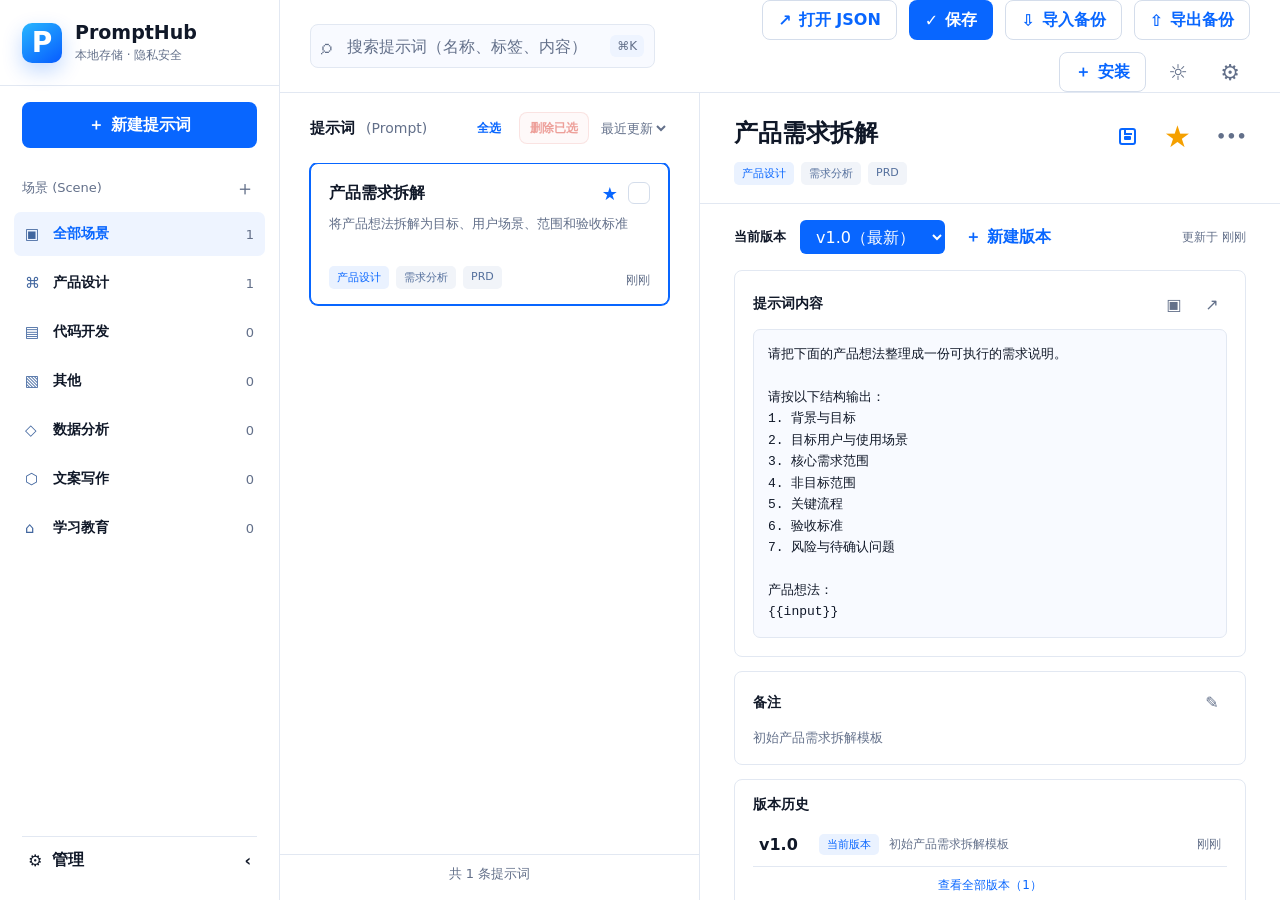
<file: index.html>
<!doctype html>
<html lang="zh-CN">
  <head>
    <meta charset="UTF-8" />
    <meta name="viewport" content="width=device-width, initial-scale=1.0" />
    <meta name="color-scheme" content="light dark" />
    <title>PromptHub</title>
    <meta name="application-name" content="PromptHub" />
    <meta name="apple-mobile-web-app-title" content="PromptHub" />
    <meta name="apple-mobile-web-app-capable" content="yes" />
    <meta name="mobile-web-app-capable" content="yes" />
    <meta name="theme-color" content="#0866ff" />
    <link rel="manifest" href="./manifest.webmanifest" />
    <link rel="icon" href="./icons/icon-192.png" sizes="192x192" />
    <link rel="apple-touch-icon" href="./icons/icon-192.png" />
    <link rel="stylesheet" href="./styles.css" />
  </head>
  <body>
    <div id="app" class="app-shell">
      <aside class="sidebar">
        <div class="brand">
          <div class="brand-mark">P</div>
          <div>
            <h1>PromptHub</h1>
            <p>本地存储 · 隐私安全</p>
          </div>
        </div>

        <button id="newPromptButton" class="primary-button new-prompt-button" type="button">
          <span aria-hidden="true">＋</span>
          新建提示词
        </button>

        <div class="sidebar-section">
          <div class="section-heading">
            <span>场景 (Scene)</span>
            <button id="newSceneButton" class="bare-icon-button" type="button" title="新建场景" aria-label="新建场景">＋</button>
          </div>
          <nav id="sceneList" class="scene-list" aria-label="场景列表"></nav>
        </div>

        <div class="sidebar-footer">
          <button id="manageButton" class="sidebar-footer-button" type="button">
            <span class="nav-icon" aria-hidden="true">⚙</span>
            <span>管理</span>
            <span aria-hidden="true">‹</span>
          </button>
        </div>
      </aside>

      <section class="main-shell">
        <header class="topbar">
          <label class="global-search">
            <span class="search-icon" aria-hidden="true">⌕</span>
            <input id="searchInput" type="search" placeholder="搜索提示词（名称、标签、内容）" />
            <kbd>⌘K</kbd>
          </label>

          <div class="topbar-actions">
            <button id="openJsonButton" class="outline-button" type="button"><span aria-hidden="true">↗</span>打开 JSON</button>
            <button id="saveFileButton" class="primary-button" type="button"><span aria-hidden="true">✓</span>保存</button>
            <label class="outline-button file-button">
              <span aria-hidden="true">⇩</span>
              导入备份
              <input id="importFile" type="file" accept="application/json,.json,application/zip,.zip" multiple />
            </label>
            <button id="exportButton" class="outline-button" type="button"><span aria-hidden="true">⇧</span>导出备份</button>
            <button id="installButton" class="outline-button" type="button"><span aria-hidden="true">＋</span>安装</button>
            <button id="themeButton" class="topbar-icon-button" type="button" title="切换主题" aria-label="切换主题">☼</button>
            <button id="settingsButton" class="topbar-icon-button" type="button" title="设置" aria-label="设置">⚙</button>
          </div>
        </header>

        <main class="content-grid">
          <section class="prompt-column">
            <div class="column-heading">
              <div>
                <strong>提示词</strong>
                <span>(Prompt)</span>
              </div>
              <div class="prompt-list-actions">
                <button id="selectVisiblePromptsButton" class="text-button compact-action" type="button">全选</button>
                <button id="deleteSelectedPromptsButton" class="danger-button compact-action" type="button" disabled>删除已选</button>
                <select id="sortSelect" class="sort-select" aria-label="提示词排序">
                  <option value="updated">最近更新</option>
                  <option value="title">名称排序</option>
                  <option value="favorite">收藏优先</option>
                </select>
              </div>
            </div>
            <div id="promptList" class="prompt-list"></div>
            <div id="promptCount" class="prompt-count"></div>
          </section>

          <section class="detail-column">
            <div id="detailEmpty" class="empty-state">
              <div class="empty-icon">P</div>
              <h2>选择一条提示词</h2>
              <p>从左侧选择场景和提示词，或创建一条新资产。</p>
            </div>

            <div id="detailContent" class="detail-content hidden">
              <header class="detail-header">
                <div class="detail-heading-copy">
                  <h2 id="detailTitle"></h2>
                  <div id="tagList" class="tag-list"></div>
                </div>
                <div class="detail-header-actions">
                  <button id="savePromptFileButton" class="mini-icon-button storage-card-button" type="button" title="保存当前提示词 JSON" aria-label="保存当前提示词 JSON">
                    <span class="storage-card-icon" aria-hidden="true"></span>
                  </button>
                  <button id="favoritePromptButton" class="star-button" type="button" title="收藏" aria-label="收藏">☆</button>
                  <div class="menu-wrap">
                    <button id="promptMenuButton" class="more-button" type="button" title="更多操作" aria-label="更多操作">•••</button>
                    <div id="promptMenu" class="action-menu hidden">
                      <button id="editPromptButton" type="button">编辑提示词</button>
                      <button id="editVersionButton" type="button">编辑当前版本</button>
                      <button id="deleteVersionButton" class="danger-text" type="button">删除当前版本</button>
                      <button id="deletePromptButton" class="danger-text" type="button">删除提示词</button>
                    </div>
                  </div>
                </div>
              </header>

              <div class="version-toolbar">
                <div class="version-picker">
                  <strong>当前版本</strong>
                  <select id="versionSelect" aria-label="当前版本"></select>
                  <button id="newVersionButton" class="text-button" type="button">＋ 新建版本</button>
                </div>
                <span id="updatedAt" class="updated-at"></span>
              </div>

              <div class="detail-scroll">
                <section id="contentPanel" class="content-panel">
                  <div class="panel-title-row">
                    <h3>提示词内容</h3>
                    <div class="panel-icon-actions">
                      <button id="copyButton" class="mini-icon-button" type="button" title="复制内容" aria-label="复制内容">▣</button>
                      <button id="expandButton" class="mini-icon-button" type="button" title="展开内容" aria-label="展开内容">↗</button>
                    </div>
                  </div>
                  <pre id="promptContent"></pre>
                </section>

                <section class="note-panel">
                  <div class="panel-title-row">
                    <h3>备注</h3>
                    <button id="editNoteButton" class="mini-icon-button" type="button" title="编辑备注" aria-label="编辑备注">✎</button>
                  </div>
                  <p id="versionNote"></p>
                </section>

                <section class="history-panel">
                  <div class="panel-title-row">
                    <h3>版本历史</h3>
                  </div>
                  <div id="versionHistory" class="version-history"></div>
                  <button id="showAllVersionsButton" class="show-all-button" type="button">查看全部版本</button>
                </section>
              </div>
            </div>
          </section>
        </main>
      </section>
    </div>

    <dialog id="editorDialog">
      <form id="editorForm" method="dialog" class="editor-form">
        <div class="dialog-heading">
          <div>
            <p id="dialogEyebrow"></p>
            <h2 id="dialogTitle"></h2>
          </div>
          <button id="dialogCloseButton" class="dialog-close" type="button" aria-label="关闭">×</button>
        </div>
        <div id="formFields" class="form-fields"></div>
        <div class="dialog-actions">
          <button id="cancelDialogButton" class="outline-button" type="button">取消</button>
          <button class="primary-button" type="submit">保存</button>
        </div>
      </form>
    </dialog>

    <dialog id="manageDialog">
      <div class="manage-dialog">
        <div class="dialog-heading">
          <div>
            <p>LOCAL WORKSPACE</p>
            <h2>场景与数据管理</h2>
          </div>
          <button id="manageCloseButton" class="dialog-close" type="button" aria-label="关闭">×</button>
        </div>
        <div class="manage-body">
          <div id="storageStats" class="storage-stats"></div>
          <div class="storage-location">
            <span>本地存储位置</span>
            <code id="storageLocation"></code>
            <button id="revealStorageButton" class="outline-button" type="button">导出备份</button>
          </div>
          <div class="storage-location">
            <span>连接的备份文件夹</span>
            <code id="fileStatus"></code>
            <button id="saveFileFromManageButton" class="primary-button" type="button">保存到文件夹</button>
          </div>
          <div class="manage-actions">
            <button id="editSceneButton" class="outline-button" type="button">编辑当前场景</button>
            <button id="deleteSceneButton" class="danger-button" type="button">删除当前场景</button>
          </div>
          <p class="privacy-note">PromptHub 不上传提示词。默认数据保存在当前浏览器 IndexedDB 中；点击“保存”会把每条提示词写成独立 JSON 并保存到你选择的本地文件夹。</p>
        </div>
      </div>
    </dialog>

    <div id="toast" class="toast" role="status" aria-live="polite"></div>
    <script src="./app.js"></script>
  </body>
</html>
</file>
<file: styles.css>
:root {
  color-scheme: light;
  --bg: #f7f9fc;
  --surface: #ffffff;
  --surface-soft: #f8faff;
  --surface-blue: #eef4ff;
  --text: #101828;
  --muted: #63708a;
  --subtle: #8a96ad;
  --line: #e2e8f2;
  --line-strong: #d4ddeb;
  --blue: #0866ff;
  --blue-dark: #0053dc;
  --blue-soft: #eaf2ff;
  --danger: #d92d20;
  --warning: #f5a000;
  --shadow: 0 10px 28px rgba(34, 67, 128, 0.08);
  font-family: Inter, "SF Pro Display", "PingFang SC", "Microsoft YaHei", system-ui, sans-serif;
}

:root[data-theme="dark"] {
  color-scheme: dark;
  --bg: #111722;
  --surface: #171e2b;
  --surface-soft: #1c2534;
  --surface-blue: #172b4c;
  --text: #f3f6fb;
  --muted: #a7b2c8;
  --subtle: #7f8ba2;
  --line: #2b3648;
  --line-strong: #3a465a;
  --blue-soft: #183461;
  --shadow: 0 10px 28px rgba(0, 0, 0, 0.22);
}

* {
  box-sizing: border-box;
}

html,
body {
  margin: 0;
  min-width: 320px;
  min-height: 100%;
  background: var(--bg);
  color: var(--text);
}

button,
input,
select,
textarea {
  font: inherit;
}

button,
label,
select {
  -webkit-tap-highlight-color: transparent;
}

button {
  cursor: pointer;
}

h1,
h2,
h3,
p,
pre {
  margin: 0;
}

.app-shell {
  display: grid;
  grid-template-columns: 280px minmax(0, 1fr);
  height: 100vh;
  min-height: 680px;
  overflow: hidden;
}

.sidebar {
  display: flex;
  min-width: 0;
  flex-direction: column;
  border-right: 1px solid var(--line);
  background: var(--surface);
}

.brand {
  display: flex;
  align-items: center;
  gap: 13px;
  height: 86px;
  padding: 16px 22px;
  border-bottom: 1px solid var(--line);
}

.brand-mark,
.empty-icon {
  display: grid;
  place-items: center;
  color: #fff;
  font-weight: 800;
  background: linear-gradient(145deg, #28b6ff, #075bff);
  box-shadow: 0 8px 20px rgba(8, 102, 255, 0.24);
}

.brand-mark {
  width: 40px;
  height: 40px;
  border-radius: 10px;
  font-size: 28px;
}

.brand h1 {
  font-size: 19px;
  line-height: 1.2;
}

.brand p {
  margin-top: 3px;
  color: var(--muted);
  font-size: 12px;
}

.primary-button,
.outline-button,
.danger-button {
  display: inline-flex;
  align-items: center;
  justify-content: center;
  gap: 7px;
  min-height: 40px;
  border: 1px solid transparent;
  border-radius: 8px;
  padding: 0 15px;
  font-weight: 650;
}

.primary-button {
  color: #fff;
  background: var(--blue);
}

.primary-button:hover {
  background: var(--blue-dark);
}

.primary-button.dirty {
  box-shadow: 0 0 0 3px rgba(8, 102, 255, 0.16);
}

.outline-button {
  color: var(--blue);
  border-color: var(--line-strong);
  background: var(--surface);
}

.outline-button:hover {
  border-color: #a9c4f4;
  background: var(--surface-blue);
}

.danger-button {
  color: var(--danger);
  border-color: rgba(217, 45, 32, 0.24);
  background: rgba(217, 45, 32, 0.06);
}

.new-prompt-button {
  margin: 16px 22px 22px;
  min-height: 46px;
}

.sidebar-section {
  min-height: 0;
  padding: 0 14px;
}

.section-heading {
  display: flex;
  align-items: center;
  justify-content: space-between;
  padding: 4px 8px 10px;
  color: var(--muted);
  font-size: 13px;
}

.bare-icon-button,
.topbar-icon-button,
.mini-icon-button,
.more-button,
.star-button,
.dialog-close {
  display: grid;
  place-items: center;
  border: 0;
  background: transparent;
  color: var(--muted);
}

.bare-icon-button {
  width: 28px;
  height: 28px;
  border-radius: 6px;
  font-size: 20px;
}

.bare-icon-button:hover,
.topbar-icon-button:hover,
.mini-icon-button:hover,
.more-button:hover {
  color: var(--blue);
  background: var(--blue-soft);
}

.scene-list {
  display: grid;
  gap: 5px;
}

.scene-item {
  display: grid;
  grid-template-columns: 28px minmax(0, 1fr) auto;
  align-items: center;
  width: 100%;
  min-height: 44px;
  border: 0;
  border-radius: 7px;
  padding: 0 11px;
  background: transparent;
  color: var(--text);
  text-align: left;
}

.scene-item:hover,
.scene-item.active {
  background: var(--surface-blue);
}

.scene-item.active {
  color: var(--blue);
}

.scene-icon {
  color: #41669f;
  font-size: 15px;
}

.scene-name {
  overflow: hidden;
  font-size: 14px;
  font-weight: 600;
  text-overflow: ellipsis;
  white-space: nowrap;
}

.scene-count {
  color: var(--muted);
  font-size: 13px;
}

.sidebar-footer {
  margin-top: auto;
  padding: 16px 22px;
}

.sidebar-footer-button {
  display: grid;
  grid-template-columns: 24px 1fr auto;
  align-items: center;
  width: 100%;
  min-height: 48px;
  border: 0;
  border-top: 1px solid var(--line);
  background: transparent;
  color: var(--text);
  text-align: left;
  font-weight: 650;
}

.main-shell {
  display: flex;
  min-width: 0;
  min-height: 0;
  flex-direction: column;
}

.topbar {
  display: flex;
  align-items: center;
  justify-content: space-between;
  flex: 0 0 86px;
  gap: 20px;
  padding: 0 30px;
  border-bottom: 1px solid var(--line);
  background: var(--surface);
}

.global-search {
  display: grid;
  grid-template-columns: 24px minmax(0, 1fr) auto;
  align-items: center;
  width: min(410px, 48vw);
  min-height: 44px;
  border: 1px solid var(--line);
  border-radius: 8px;
  padding: 0 10px;
  background: var(--surface-soft);
}

.global-search:focus-within {
  border-color: #8bb4ff;
  box-shadow: 0 0 0 3px rgba(8, 102, 255, 0.1);
}

.global-search input {
  min-width: 0;
  border: 0;
  outline: 0;
  background: transparent;
  color: var(--text);
}

.global-search input::placeholder {
  color: var(--muted);
}

.search-icon {
  color: var(--muted);
  font-size: 21px;
}

kbd {
  border-radius: 6px;
  padding: 4px 7px;
  color: var(--muted);
  background: var(--surface-blue);
  font-family: inherit;
  font-size: 12px;
}

.topbar-actions {
  display: flex;
  align-items: center;
  justify-content: flex-end;
  gap: 12px;
  flex-wrap: wrap;
}

.topbar-icon-button {
  width: 40px;
  height: 40px;
  border-radius: 8px;
  font-size: 22px;
}

.file-button {
  position: relative;
  cursor: pointer;
}

.file-button input {
  position: absolute;
  inset: 0;
  opacity: 0;
  cursor: pointer;
}

.content-grid {
  display: grid;
  grid-template-columns: 420px minmax(0, 1fr);
  min-height: 0;
  flex: 1;
}

.prompt-column,
.detail-column {
  min-width: 0;
  min-height: 0;
  background: var(--surface);
}

.prompt-column {
  display: flex;
  flex-direction: column;
  border-right: 1px solid var(--line);
}

.column-heading {
  display: flex;
  align-items: center;
  justify-content: space-between;
  gap: 14px;
  min-height: 70px;
  padding: 0 30px;
}

.column-heading strong {
  font-size: 15px;
}

.column-heading span {
  margin-left: 6px;
  color: var(--muted);
  font-size: 14px;
}

.sort-select {
  border: 0;
  outline: 0;
  background: transparent;
  color: var(--muted);
  font-size: 13px;
}

.prompt-list-actions {
  display: flex;
  align-items: center;
  justify-content: flex-end;
  gap: 8px;
}

.compact-action {
  min-height: 32px;
  padding: 0 10px;
  font-size: 12px;
  white-space: nowrap;
}

.compact-action:disabled {
  cursor: not-allowed;
  opacity: 0.45;
}

.prompt-list {
  display: grid;
  align-content: start;
  flex: 1 1 auto;
  gap: 12px;
  min-height: 0;
  overflow: auto;
  padding: 0 30px 16px;
  overscroll-behavior: contain;
}

.prompt-card {
  position: relative;
  display: block;
  width: 100%;
  min-height: 138px;
  border: 1px solid var(--line);
  border-radius: 8px;
  padding: 18px 18px 15px;
  background: var(--surface);
  color: var(--text);
  cursor: pointer;
  text-align: left;
  transition:
    border-color 140ms ease,
    box-shadow 140ms ease;
}

.prompt-card:hover {
  border-color: #b6ccf4;
  box-shadow: var(--shadow);
}

.prompt-card:focus-visible {
  outline: 3px solid rgba(8, 102, 255, 0.18);
  outline-offset: 2px;
}

.prompt-card.active {
  border-color: var(--blue);
  box-shadow: 0 0 0 1px var(--blue);
}

.prompt-card.selected {
  border-color: #6aa2ff;
  background: var(--surface-blue);
}

.prompt-select-button {
  display: grid;
  flex: 0 0 auto;
  place-items: center;
  width: 22px;
  height: 22px;
  border: 1px solid var(--line-strong);
  border-radius: 6px;
  background: var(--surface);
  color: var(--blue);
  font-size: 14px;
  font-weight: 800;
}

.prompt-select-button:hover,
.prompt-select-button.selected {
  border-color: var(--blue);
  background: var(--blue-soft);
}

.prompt-card-title {
  display: flex;
  align-items: flex-start;
  justify-content: space-between;
  gap: 14px;
}

.prompt-card h3 {
  overflow: hidden;
  font-size: 16px;
  line-height: 1.35;
  text-overflow: ellipsis;
  white-space: nowrap;
}

.card-star {
  color: var(--blue);
  flex: 0 0 auto;
  font-size: 18px;
}

.card-inline-actions {
  display: inline-flex;
  align-items: center;
  flex: 0 0 auto;
  gap: 10px;
}

.prompt-summary {
  display: -webkit-box;
  overflow: hidden;
  min-height: 40px;
  margin-top: 10px;
  color: var(--muted);
  font-size: 13px;
  line-height: 1.55;
  -webkit-box-orient: vertical;
  -webkit-line-clamp: 2;
}

.card-footer {
  display: flex;
  align-items: flex-end;
  justify-content: space-between;
  gap: 12px;
  margin-top: 12px;
}

.card-tags,
.tag-list {
  display: flex;
  min-width: 0;
  flex-wrap: wrap;
  gap: 7px;
}

.tag {
  border-radius: 5px;
  padding: 4px 8px;
  color: #55709d;
  background: #f1f4f9;
  font-size: 11px;
  white-space: nowrap;
}

:root[data-theme="dark"] .tag {
  background: #242f40;
}

.tag.primary {
  color: var(--blue);
  background: var(--blue-soft);
}

.card-time {
  flex: 0 0 auto;
  color: var(--muted);
  font-size: 12px;
}

.prompt-count {
  flex: 0 0 46px;
  padding-top: 10px;
  color: var(--muted);
  border-top: 1px solid var(--line);
  text-align: center;
  font-size: 13px;
}

.detail-column {
  position: relative;
}

.detail-content {
  display: flex;
  height: 100%;
  min-height: 0;
  flex-direction: column;
}

.hidden {
  display: none !important;
}

.detail-header {
  display: flex;
  align-items: flex-start;
  justify-content: space-between;
  gap: 24px;
  padding: 25px 34px 18px;
  border-bottom: 1px solid var(--line);
}

.detail-heading-copy {
  min-width: 0;
}

.detail-header h2 {
  margin-bottom: 14px;
  font-size: 24px;
  line-height: 1.25;
}

.detail-header-actions {
  display: flex;
  align-items: center;
  gap: 16px;
}

.star-button {
  width: 36px;
  height: 36px;
  color: var(--warning);
  font-size: 30px;
}

.more-button {
  width: 36px;
  height: 36px;
  border-radius: 8px;
  font-weight: 800;
}

.menu-wrap {
  position: relative;
}

.action-menu {
  position: absolute;
  z-index: 20;
  top: 42px;
  right: 0;
  width: 150px;
  overflow: hidden;
  border: 1px solid var(--line);
  border-radius: 8px;
  background: var(--surface);
  box-shadow: var(--shadow);
}

.action-menu button {
  width: 100%;
  min-height: 40px;
  border: 0;
  padding: 0 14px;
  background: transparent;
  color: var(--text);
  text-align: left;
}

.action-menu button:hover {
  background: var(--surface-blue);
}

.action-menu .danger-text {
  color: var(--danger);
}

.version-toolbar {
  display: flex;
  align-items: center;
  justify-content: space-between;
  gap: 20px;
  min-height: 66px;
  padding: 0 34px;
}

.version-picker {
  display: flex;
  align-items: center;
  gap: 14px;
}

.version-picker strong {
  font-size: 13px;
}

.version-picker select {
  min-width: 145px;
  height: 34px;
  border: 0;
  border-radius: 6px;
  padding: 0 12px;
  background: var(--blue);
  color: #fff;
  outline: 0;
}

.text-button {
  border: 0;
  background: transparent;
  color: var(--blue);
  font-weight: 600;
}

.updated-at {
  color: var(--muted);
  font-size: 12px;
}

.detail-scroll {
  display: grid;
  align-content: start;
  gap: 14px;
  min-height: 0;
  overflow: auto;
  padding: 0 34px 30px;
}

.content-panel,
.note-panel,
.history-panel {
  border: 1px solid var(--line);
  border-radius: 8px;
  background: var(--surface);
}

.content-panel {
  padding: 18px;
}

.panel-title-row {
  display: flex;
  align-items: center;
  justify-content: space-between;
  gap: 16px;
}

.panel-title-row h3 {
  font-size: 14px;
}

.panel-icon-actions {
  display: flex;
  gap: 8px;
}

.mini-icon-button {
  width: 30px;
  height: 30px;
  border-radius: 6px;
  font-size: 16px;
}

.storage-card-button {
  color: var(--blue);
}

.storage-card-icon {
  position: relative;
  display: block;
  width: 17px;
  height: 17px;
  border: 2px solid currentColor;
  border-radius: 3px;
}

.storage-card-icon::before {
  position: absolute;
  top: -2px;
  right: 2px;
  width: 6px;
  height: 5px;
  border-left: 2px solid currentColor;
  border-bottom: 2px solid currentColor;
  content: "";
}

.storage-card-icon::after {
  position: absolute;
  right: 3px;
  bottom: 3px;
  left: 3px;
  height: 4px;
  border-radius: 1px;
  background: currentColor;
  content: "";
}

.content-panel pre {
  min-height: 235px;
  max-height: 38vh;
  overflow: auto;
  margin-top: 10px;
  border: 1px solid var(--line);
  border-radius: 7px;
  padding: 14px;
  background: var(--surface-soft);
  color: var(--text);
  font-family: "SFMono-Regular", Consolas, "Liberation Mono", monospace;
  font-size: 13px;
  line-height: 1.65;
  white-space: pre-wrap;
  word-break: break-word;
}

.content-panel.expanded {
  position: fixed;
  z-index: 50;
  inset: 24px;
  display: flex;
  flex-direction: column;
  box-shadow: 0 20px 80px rgba(13, 30, 60, 0.28);
}

.content-panel.expanded pre {
  max-height: none;
  flex: 1;
}

.note-panel {
  padding: 16px 18px;
}

.note-panel p {
  margin-top: 10px;
  color: var(--muted);
  font-size: 13px;
  line-height: 1.6;
}

.history-panel {
  padding: 16px 18px 8px;
}

.version-history {
  margin-top: 8px;
}

.history-row {
  display: grid;
  grid-template-columns: 48px minmax(0, 1fr) auto;
  align-items: center;
  gap: 12px;
  width: 100%;
  min-height: 44px;
  border: 0;
  border-top: 1px solid var(--line);
  background: transparent;
  color: var(--text);
  text-align: left;
}

.history-row:first-child {
  border-top: 0;
}

.history-row:hover {
  color: var(--blue);
}

.history-label {
  font-weight: 700;
}

.current-pill {
  display: inline-block;
  margin-right: 10px;
  border-radius: 5px;
  padding: 3px 8px;
  color: var(--blue);
  background: var(--blue-soft);
  font-size: 11px;
}

.history-notes,
.history-time {
  overflow: hidden;
  color: var(--muted);
  font-size: 12px;
  text-overflow: ellipsis;
  white-space: nowrap;
}

.show-all-button {
  width: 100%;
  min-height: 38px;
  border: 0;
  border-top: 1px solid var(--line);
  background: transparent;
  color: var(--blue);
  font-size: 12px;
}

.empty-state {
  display: grid;
  place-content: center;
  height: 100%;
  padding: 30px;
  color: var(--muted);
  text-align: center;
}

.empty-icon {
  width: 52px;
  height: 52px;
  margin: 0 auto 18px;
  border-radius: 14px;
  font-size: 32px;
}

.empty-state h2 {
  color: var(--text);
  font-size: 20px;
}

.empty-state p {
  margin-top: 8px;
  font-size: 13px;
}

dialog {
  width: min(680px, calc(100vw - 28px));
  max-height: 88vh;
  overflow: hidden;
  border: 1px solid var(--line);
  border-radius: 10px;
  padding: 0;
  background: var(--surface);
  color: var(--text);
  box-shadow: 0 30px 90px rgba(13, 30, 60, 0.28);
}

dialog::backdrop {
  background: rgba(18, 30, 50, 0.45);
  backdrop-filter: blur(2px);
}

.editor-form,
.manage-dialog {
  display: flex;
  max-height: 88vh;
  flex-direction: column;
}

.dialog-heading {
  display: flex;
  align-items: center;
  justify-content: space-between;
  gap: 18px;
  padding: 20px 22px;
  border-bottom: 1px solid var(--line);
}

.dialog-heading p {
  margin-bottom: 4px;
  color: var(--blue);
  font-size: 11px;
  font-weight: 750;
}

.dialog-heading h2 {
  font-size: 20px;
}

.dialog-close {
  width: 36px;
  height: 36px;
  border-radius: 8px;
  font-size: 24px;
}

.form-fields {
  display: grid;
  gap: 15px;
  overflow: auto;
  padding: 20px 22px;
}

.field {
  display: grid;
  gap: 7px;
}

.field label {
  color: var(--text);
  font-size: 13px;
  font-weight: 650;
}

.field input,
.field textarea,
.field select {
  width: 100%;
  border: 1px solid var(--line-strong);
  border-radius: 7px;
  padding: 10px 11px;
  outline: 0;
  background: var(--surface-soft);
  color: var(--text);
}

.field input,
.field select {
  min-height: 42px;
}

.field textarea {
  min-height: 100px;
  resize: vertical;
  line-height: 1.55;
}

.field textarea.tall {
  min-height: 250px;
  font-family: "SFMono-Regular", Consolas, monospace;
}

.field input:focus,
.field textarea:focus,
.field select:focus {
  border-color: #76a8ff;
  box-shadow: 0 0 0 3px rgba(8, 102, 255, 0.1);
}

.dialog-actions {
  display: flex;
  justify-content: flex-end;
  gap: 10px;
  padding: 16px 22px 20px;
  border-top: 1px solid var(--line);
}

.manage-body {
  display: grid;
  gap: 18px;
  padding: 22px;
}

.storage-stats {
  display: grid;
  grid-template-columns: repeat(4, 1fr);
  gap: 10px;
}

.stat-card {
  border: 1px solid var(--line);
  border-radius: 8px;
  padding: 14px;
  background: var(--surface-soft);
}

.stat-card strong {
  display: block;
  font-size: 24px;
  overflow: hidden;
  text-overflow: ellipsis;
  white-space: nowrap;
}

.stat-card span {
  color: var(--muted);
  font-size: 12px;
}

.manage-actions {
  display: flex;
  gap: 10px;
}

.storage-location {
  display: grid;
  grid-template-columns: minmax(0, 1fr) auto;
  gap: 8px 12px;
  align-items: center;
  border: 1px solid var(--line);
  border-radius: 8px;
  padding: 14px;
  background: var(--surface-soft);
}

.storage-location > span {
  grid-column: 1 / -1;
  color: var(--muted);
  font-size: 12px;
  font-weight: 650;
}

.storage-location code {
  overflow: hidden;
  color: var(--text);
  font-size: 12px;
  line-height: 1.5;
  text-overflow: ellipsis;
  white-space: nowrap;
}

.privacy-note {
  color: var(--muted);
  font-size: 12px;
  line-height: 1.6;
}

.toast {
  position: fixed;
  z-index: 100;
  right: 22px;
  bottom: 22px;
  transform: translateY(12px);
  opacity: 0;
  pointer-events: none;
  border-radius: 8px;
  padding: 12px 15px;
  background: #101828;
  color: #fff;
  box-shadow: var(--shadow);
  font-size: 13px;
  font-weight: 650;
  transition:
    opacity 160ms ease,
    transform 160ms ease;
}

.toast.visible {
  transform: translateY(0);
  opacity: 1;
}

@media (max-width: 1120px) {
  .app-shell {
    grid-template-columns: 230px minmax(0, 1fr);
  }

  .content-grid {
    grid-template-columns: 350px minmax(0, 1fr);
  }

  .topbar {
    padding-inline: 20px;
  }

  .prompt-list,
  .column-heading {
    padding-inline: 20px;
  }

  .detail-header,
  .version-toolbar {
    padding-inline: 24px;
  }

  .detail-scroll {
    padding-inline: 24px;
  }

  .topbar-actions {
    gap: 8px;
  }
}

@media (max-width: 820px) {
  .app-shell {
    display: block;
    height: auto;
    min-height: 100vh;
    overflow: visible;
  }

  .sidebar {
    border-right: 0;
    border-bottom: 1px solid var(--line);
  }

  .brand {
    height: 74px;
  }

  .new-prompt-button {
    margin-block: 12px;
  }

  .sidebar-section {
    padding-bottom: 14px;
  }

  .scene-list {
    display: flex;
    overflow-x: auto;
  }

  .scene-item {
    min-width: 150px;
  }

  .sidebar-footer {
    display: none;
  }

  .topbar {
    position: sticky;
    z-index: 15;
    top: 0;
    flex-wrap: wrap;
    height: auto;
    min-height: 76px;
    padding: 12px 16px;
  }

  .global-search {
    width: 100%;
  }

  .topbar-actions {
    width: 100%;
    justify-content: flex-end;
  }

  .topbar-actions .outline-button,
  .topbar-actions .primary-button {
    min-height: 36px;
    padding-inline: 10px;
    font-size: 13px;
  }

  .content-grid {
    display: block;
  }

  .prompt-column {
    max-height: 480px;
    border-right: 0;
    border-bottom: 1px solid var(--line);
  }

  .detail-column {
    min-height: 720px;
  }
}

@media (max-width: 560px) {
  .topbar-icon-button:nth-last-child(1) {
    display: none;
  }

  .column-heading,
  .prompt-list,
  .detail-header,
  .version-toolbar,
  .detail-scroll {
    padding-inline: 14px;
  }

  .detail-header,
  .version-toolbar {
    align-items: flex-start;
    flex-direction: column;
  }

  .detail-header-actions {
    position: absolute;
    top: 18px;
    right: 12px;
  }

  .version-picker {
    align-items: flex-start;
    flex-wrap: wrap;
  }

  .updated-at {
    align-self: flex-end;
  }

  .history-row {
    grid-template-columns: 44px minmax(0, 1fr);
  }

  .history-time {
    display: none;
  }

  .storage-stats {
    grid-template-columns: 1fr;
  }

  .storage-location {
    grid-template-columns: 1fr;
  }
}
</file>
